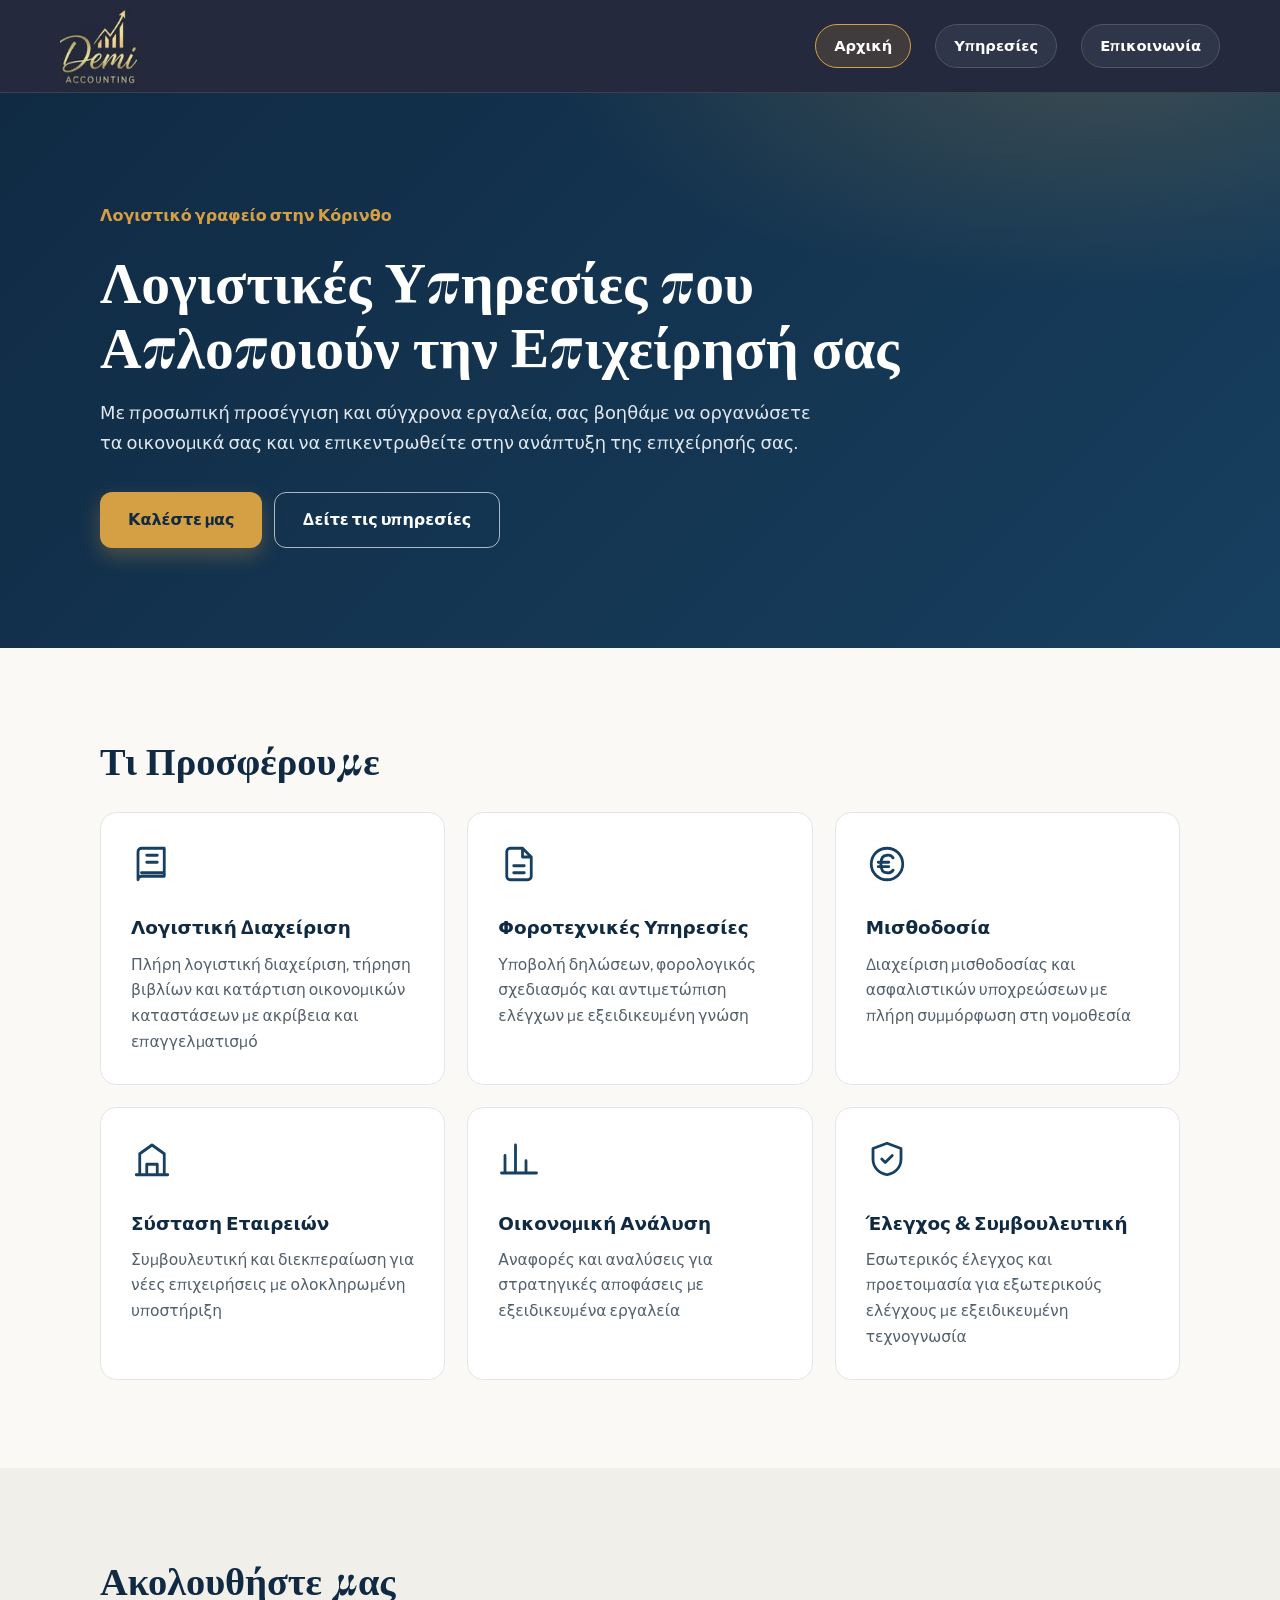
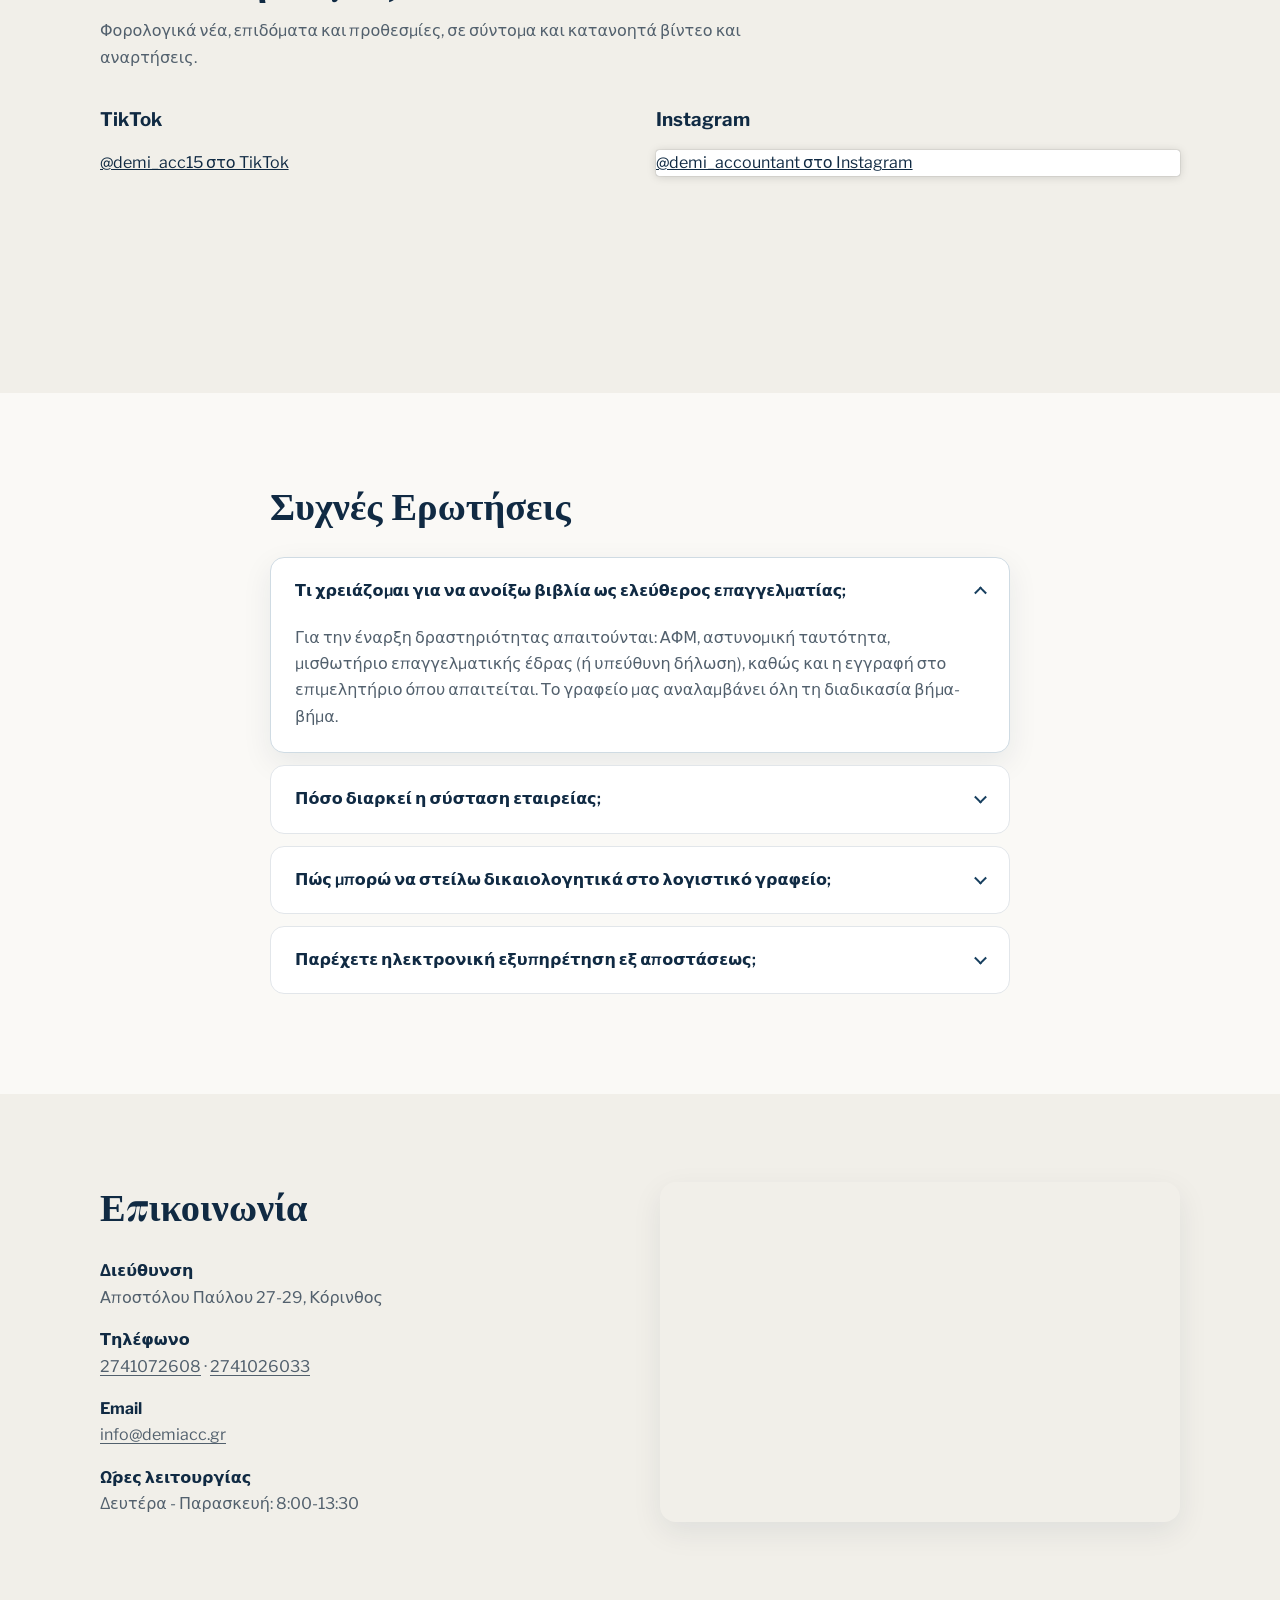
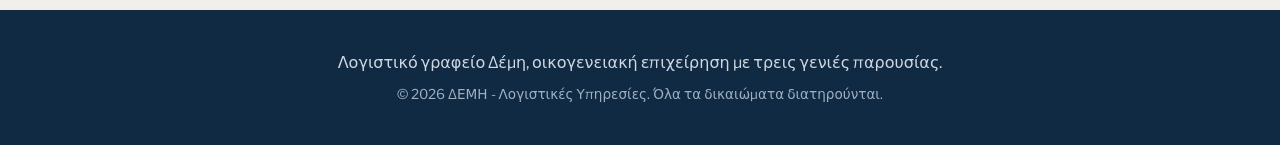
<file: index.html>
<!DOCTYPE html>
<html lang="el">
<head>
  <meta charset="UTF-8">
  <meta name="viewport" content="width=device-width, initial-scale=1.0">
  <title>Λογιστικό Γραφείο στην Κόρινθο | ΔΕΜΗ - Λογιστικές & Φοροτεχνικές Υπηρεσίες</title>
  <meta name="description" content="Λογιστικό γραφείο στην Κόρινθο: λογιστική διαχείριση, φοροτεχνικές υπηρεσίες, μισθοδοσία και σύσταση εταιρειών. Προσωπική εξυπηρέτηση και εξυπηρέτηση εξ αποστάσεως.">
  <meta name="robots" content="index, follow, max-image-preview:large">
  <meta name="theme-color" content="#102a43">
  <meta name="author" content="ΔΕΜΗ - Λογιστικές Υπηρεσίες">
  <link rel="canonical" href="https://demiacc.gr/">
  <link rel="icon" type="image/png" href="demi1.png">
  <link rel="apple-touch-icon" href="demi1.png">

  <!-- Open Graph / Twitter. TODO: replace og-image with a 1200x630 image before launch -->
  <meta property="og:type" content="website">
  <meta property="og:locale" content="el_GR">
  <meta property="og:site_name" content="ΔΕΜΗ - Λογιστικές Υπηρεσίες">
  <meta property="og:title" content="Λογιστικό Γραφείο στην Κόρινθο | ΔΕΜΗ">
  <meta property="og:description" content="Λογιστική διαχείριση, φοροτεχνικά, μισθοδοσία και σύσταση εταιρειών στην Κόρινθο.">
  <meta property="og:url" content="https://demiacc.gr/">
  <meta property="og:image" content="https://demiacc.gr/logo-demi.png">
  <meta property="og:image:alt" content="Λογότυπο ΔΕΜΗ Accounting">
  <meta name="twitter:card" content="summary_large_image">
  <meta name="twitter:title" content="Λογιστικό Γραφείο στην Κόρινθο | ΔΕΜΗ">
  <meta name="twitter:description" content="Λογιστική διαχείριση, φοροτεχνικά, μισθοδοσία και σύσταση εταιρειών στην Κόρινθο.">

  <link rel="preconnect" href="https://fonts.googleapis.com">
  <link rel="preconnect" href="https://fonts.gstatic.com" crossorigin>
  <link href="https://fonts.googleapis.com/css2?family=Libre+Franklin:wght@400;500;600;700&family=Playfair+Display:wght@600;700&display=swap" rel="stylesheet">
  <link rel="stylesheet" href="style.css">

  <!-- Structured data: local business -->
  <script type="application/ld+json">
  {
    "@context": "https://schema.org",
    "@type": "AccountingService",
    "@id": "https://demiacc.gr/#business",
    "name": "ΔΕΜΗ - Λογιστικές Υπηρεσίες",
    "alternateName": "Λογιστικό Γραφείο Δέμη",
    "url": "https://demiacc.gr/",
    "logo": "https://demiacc.gr/logo-demi.png",
    "image": "https://demiacc.gr/logo-demi.png",
    "description": "Λογιστική διαχείριση, φοροτεχνικές υπηρεσίες, μισθοδοσία και σύσταση εταιρειών στην Κόρινθο.",
    "telephone": ["+302741072608", "+302741026033"],
    "email": "info@demiacc.gr",
    "address": {
      "@type": "PostalAddress",
      "streetAddress": "Αποστόλου Παύλου 27-29",
      "addressLocality": "Κόρινθος",
      "addressCountry": "GR"
    },
    "geo": { "@type": "GeoCoordinates", "latitude": 37.940852, "longitude": 22.930120 },
    "openingHoursSpecification": [{
      "@type": "OpeningHoursSpecification",
      "dayOfWeek": ["Monday", "Tuesday", "Wednesday", "Thursday", "Friday"],
      "opens": "08:00",
      "closes": "13:30"
    }],
    "areaServed": ["Κόρινθος", "Κορινθία"],
    "sameAs": [
      "https://www.instagram.com/demi_accountant",
      "https://www.tiktok.com/@demi_acc15"
    ],
    "hasOfferCatalog": {
      "@type": "OfferCatalog",
      "name": "Υπηρεσίες",
      "itemListElement": [
        { "@type": "Offer", "itemOffered": { "@type": "Service", "name": "Λογιστική Διαχείριση" } },
        { "@type": "Offer", "itemOffered": { "@type": "Service", "name": "Φοροτεχνικές Υπηρεσίες" } },
        { "@type": "Offer", "itemOffered": { "@type": "Service", "name": "Μισθοδοσία" } },
        { "@type": "Offer", "itemOffered": { "@type": "Service", "name": "Σύσταση Εταιρειών" } },
        { "@type": "Offer", "itemOffered": { "@type": "Service", "name": "Οικονομική Ανάλυση" } },
        { "@type": "Offer", "itemOffered": { "@type": "Service", "name": "Έλεγχος & Συμβουλευτική" } }
      ]
    }
  }
  </script>

  <!-- Structured data: FAQ -->
  <script type="application/ld+json">
  {
    "@context": "https://schema.org",
    "@type": "FAQPage",
    "mainEntity": [
      { "@type": "Question", "name": "Τι χρειάζομαι για να ανοίξω βιβλία ως ελεύθερος επαγγελματίας;",
        "acceptedAnswer": { "@type": "Answer", "text": "Για την έναρξη δραστηριότητας απαιτούνται: ΑΦΜ, αστυνομική ταυτότητα, μισθωτήριο επαγγελματικής έδρας (ή υπεύθυνη δήλωση), καθώς και η εγγραφή στο επιμελητήριο όπου απαιτείται. Το γραφείο μας αναλαμβάνει όλη τη διαδικασία βήμα-βήμα." } },
      { "@type": "Question", "name": "Πόσο διαρκεί η σύσταση εταιρείας;",
        "acceptedAnswer": { "@type": "Answer", "text": "Συνήθως 5-10 εργάσιμες ημέρες, ανάλογα με την εταιρική μορφή (ΙΚΕ, ΕΠΕ, ΑΕ, ΟΕ, ΕΕ) και τα απαραίτητα δικαιολογητικά. Με πλήρη φάκελο, η διαδικασία ολοκληρώνεται ταχύτατα." } },
      { "@type": "Question", "name": "Πώς μπορώ να στείλω δικαιολογητικά στο λογιστικό γραφείο;",
        "acceptedAnswer": { "@type": "Answer", "text": "Τα παραστατικά μπορείτε να τα στείλετε με email σε μορφή PDF ή φωτογραφίας, μέσω ειδικού cloud φακέλου που σας ανοίγουμε, ή να τα παραδώσετε έντυπα στο γραφείο μας." } },
      { "@type": "Question", "name": "Παρέχετε ηλεκτρονική εξυπηρέτηση εξ αποστάσεως;",
        "acceptedAnswer": { "@type": "Answer", "text": "Ναι. Μπορούμε να εξυπηρετήσουμε εξ αποστάσεως με email, τηλεδιασκέψεις και ασφαλή αποστολή αρχείων. Δεν χρειάζεται πάντα φυσική παρουσία στο γραφείο." } }
    ]
  }
  </script>
</head>
<body>
  <a class="skip-link" href="#main">Μετάβαση στο περιεχόμενο</a>

  <!-- Header: same structure as demiacc.gr (logo + Αρχική / Υπηρεσίες / Επικοινωνία) -->
  <header class="site-header" id="site-header">
    <div class="wrap header-inner">
      <a href="#home" class="brand" aria-label="ΔΕΜΗ - Αρχική">
        <img src="demi1.png" alt="ΔΕΜΗ Accounting" width="150" height="150">
      </a>

      <nav class="nav" id="primary-nav" aria-label="Κύριο μενού">
        <ul class="nav-list">
          <li><a href="#home" data-section="home">Αρχική</a></li>
          <li><a href="#services" data-section="services">Υπηρεσίες</a></li>
          <li><a href="#contact" data-section="contact">Επικοινωνία</a></li>
        </ul>
      </nav>

      <button class="menu-toggle" id="menu-toggle" type="button" aria-expanded="false" aria-controls="primary-nav" aria-label="Άνοιγμα μενού">
        <span class="bars" aria-hidden="true"><span></span><span></span><span></span></span>
      </button>
    </div>
  </header>
  <div class="scrim" id="scrim" hidden></div>

  <main id="main">
    <!-- Hero -->
    <section class="hero" id="home" aria-labelledby="hero-title">
      <div class="wrap hero-inner">
        <p class="hero-kicker">Λογιστικό γραφείο στην Κόρινθο</p>
        <h1 id="hero-title">Λογιστικές Υπηρεσίες που Απλοποιούν την Επιχείρησή σας</h1>
        <p class="hero-copy">Με προσωπική προσέγγιση και σύγχρονα εργαλεία, σας βοηθάμε να οργανώσετε τα οικονομικά σας και να επικεντρωθείτε στην ανάπτυξη της επιχείρησής σας.</p>
        <div class="actions">
          <a class="btn btn-gold" href="tel:+302741072608">Καλέστε μας</a>
          <a class="btn btn-ghost" href="#services">Δείτε τις υπηρεσίες</a>
        </div>
      </div>
    </section>

    <!-- Services (content from demiacc.gr) -->
    <section class="section" id="services" aria-labelledby="services-title">
      <div class="wrap">
        <h2 id="services-title" class="reveal">Τι Προσφέρουμε</h2>
        <div class="cards">
          <article class="card reveal">
            <svg viewBox="0 0 24 24" aria-hidden="true"><path d="M4 19.5V5a2 2 0 0 1 2-2h13v16H6a2 2 0 0 0-2 2zM6 17h13M9 7h6M9 11h6"/></svg>
            <h3>Λογιστική Διαχείριση</h3>
            <p>Πλήρη λογιστική διαχείριση, τήρηση βιβλίων και κατάρτιση οικονομικών καταστάσεων με ακρίβεια και επαγγελματισμό</p>
          </article>
          <article class="card reveal">
            <svg viewBox="0 0 24 24" aria-hidden="true"><path d="M14 3H7a2 2 0 0 0-2 2v14a2 2 0 0 0 2 2h10a2 2 0 0 0 2-2V8zM14 3v5h5M9 13h6M9 17h6"/></svg>
            <h3>Φοροτεχνικές Υπηρεσίες</h3>
            <p>Υποβολή δηλώσεων, φορολογικός σχεδιασμός και αντιμετώπιση ελέγχων με εξειδικευμένη γνώση</p>
          </article>
          <article class="card reveal">
            <svg viewBox="0 0 24 24" aria-hidden="true"><circle cx="12" cy="12" r="9"/><path d="M15.5 8.5A3.5 3.5 0 0 0 12 7c-2 0-3.5 1.5-3.5 5s1.5 5 3.5 5a3.5 3.5 0 0 0 3.5-1.5M7 11h6M7 13.5h6"/></svg>
            <h3>Μισθοδοσία</h3>
            <p>Διαχείριση μισθοδοσίας και ασφαλιστικών υποχρεώσεων με πλήρη συμμόρφωση στη νομοθεσία</p>
          </article>
          <article class="card reveal">
            <svg viewBox="0 0 24 24" aria-hidden="true"><path d="M3 21h18M5 21V9l7-5 7 5v12M9 21v-6h6v6"/></svg>
            <h3>Σύσταση Εταιρειών</h3>
            <p>Συμβουλευτική και διεκπεραίωση για νέες επιχειρήσεις με ολοκληρωμένη υποστήριξη</p>
          </article>
          <article class="card reveal">
            <svg viewBox="0 0 24 24" aria-hidden="true"><path d="M4 20V10M10 20V4M16 20v-7M22 20H2"/></svg>
            <h3>Οικονομική Ανάλυση</h3>
            <p>Αναφορές και αναλύσεις για στρατηγικές αποφάσεις με εξειδικευμένα εργαλεία</p>
          </article>
          <article class="card reveal">
            <svg viewBox="0 0 24 24" aria-hidden="true"><path d="M12 3l8 3v6c0 5-3.5 8-8 9-4.5-1-8-4-8-9V6zM9 12l2 2 4-4"/></svg>
            <h3>Έλεγχος &amp; Συμβουλευτική</h3>
            <p>Εσωτερικός έλεγχος και προετοιμασία για εξωτερικούς ελέγχους με εξειδικευμένη τεχνογνωσία</p>
          </article>
        </div>
      </div>
    </section>

    <!-- Social embeds (scripts load only when this section is near the viewport) -->
    <section class="section alt" id="social" aria-labelledby="social-title">
      <div class="wrap">
        <h2 id="social-title" class="reveal">Ακολουθήστε μας</h2>
        <p class="lead reveal">Φορολογικά νέα, επιδόματα και προθεσμίες, σε σύντομα και κατανοητά βίντεο και αναρτήσεις.</p>
        <div class="embeds" id="embeds">
          <div class="embed-box">
            <h3>TikTok</h3>
            <blockquote class="tiktok-embed" cite="https://www.tiktok.com/@demi_acc15" data-unique-id="demi_acc15" data-embed-type="creator" style="max-width: 780px; min-width: 288px;">
              <section><a target="_blank" rel="noopener" href="https://www.tiktok.com/@demi_acc15?refer=creator_embed">@demi_acc15 στο TikTok</a></section>
            </blockquote>
          </div>
          <div class="embed-box">
            <h3>Instagram</h3>
            <blockquote class="instagram-media" data-instgrm-permalink="https://www.instagram.com/demi_accountant/" data-instgrm-version="14" style="background:#fff; border:0; border-radius:3px; box-shadow:0 0 1px 0 rgba(0,0,0,0.5),0 1px 10px 0 rgba(0,0,0,0.15); margin:0 auto; max-width:540px; min-width:288px; padding:0; width:100%;">
              <a href="https://www.instagram.com/demi_accountant/" target="_blank" rel="noopener">@demi_accountant στο Instagram</a>
            </blockquote>
          </div>
        </div>
      </div>
    </section>

    <!-- FAQ -->
    <section class="section" id="faq" aria-labelledby="faq-title">
      <div class="wrap narrow">
        <h2 id="faq-title" class="reveal">Συχνές Ερωτήσεις</h2>
        <details class="reveal" open>
          <summary>Τι χρειάζομαι για να ανοίξω βιβλία ως ελεύθερος επαγγελματίας;</summary>
          <div class="answer"><p>Για την έναρξη δραστηριότητας απαιτούνται: ΑΦΜ, αστυνομική ταυτότητα, μισθωτήριο επαγγελματικής έδρας (ή υπεύθυνη δήλωση), καθώς και η εγγραφή στο επιμελητήριο όπου απαιτείται. Το γραφείο μας αναλαμβάνει όλη τη διαδικασία βήμα-βήμα.</p></div>
        </details>
        <details class="reveal">
          <summary>Πόσο διαρκεί η σύσταση εταιρείας;</summary>
          <div class="answer"><p>Συνήθως 5-10 εργάσιμες ημέρες, ανάλογα με την εταιρική μορφή (ΙΚΕ, ΕΠΕ, ΑΕ, ΟΕ, ΕΕ) και τα απαραίτητα δικαιολογητικά. Με πλήρη φάκελο, η διαδικασία ολοκληρώνεται ταχύτατα.</p></div>
        </details>
        <details class="reveal">
          <summary>Πώς μπορώ να στείλω δικαιολογητικά στο λογιστικό γραφείο;</summary>
          <div class="answer"><p>Τα παραστατικά μπορείτε να τα στείλετε με email σε μορφή PDF ή φωτογραφίας, μέσω ειδικού cloud φακέλου που σας ανοίγουμε, ή να τα παραδώσετε έντυπα στο γραφείο μας. Προσαρμοζόμαστε στον τρόπο που σας εξυπηρετεί.</p></div>
        </details>
        <details class="reveal">
          <summary>Παρέχετε ηλεκτρονική εξυπηρέτηση εξ αποστάσεως;</summary>
          <div class="answer"><p>Ναι. Μπορούμε να εξυπηρετήσουμε εξ αποστάσεως με email, τηλεδιασκέψεις και ασφαλή αποστολή αρχείων. Δεν χρειάζεται πάντα φυσική παρουσία στο γραφείο.</p></div>
        </details>
      </div>
    </section>

    <!-- Contact -->
    <section class="section alt" id="contact" aria-labelledby="contact-title">
      <div class="wrap contact">
        <div class="reveal">
          <h2 id="contact-title">Επικοινωνία</h2>
          <address>
            <dl>
              <dt>Διεύθυνση</dt><dd>Αποστόλου Παύλου 27-29, Κόρινθος</dd>
              <dt>Τηλέφωνο</dt><dd><a href="tel:+302741072608">2741072608</a> · <a href="tel:+302741026033">2741026033</a></dd>
              <dt>Email</dt><dd><a href="mailto:info@demiacc.gr">info@demiacc.gr</a></dd>
              <dt>Ώρες λειτουργίας</dt><dd>Δευτέρα - Παρασκευή: 8:00-13:30</dd>
            </dl>
          </address>
        </div>
        <iframe class="reveal" title="Χάρτης: Αποστόλου Παύλου 27-29, Κόρινθος" loading="lazy" referrerpolicy="no-referrer-when-downgrade" src="https://www.google.com/maps?q=Αποστόλου+Παύλου+27-29,+Κόρινθος&output=embed"></iframe>
      </div>
    </section>
  </main>

  <footer class="footer">
    <div class="wrap">
      <p>Λογιστικό γραφείο Δέμη, οικογενειακή επιχείρηση με τρεις γενιές παρουσίας.</p>
      <p class="small">&copy; 2026 ΔΕΜΗ - Λογιστικές Υπηρεσίες. Όλα τα δικαιώματα διατηρούνται.</p>
    </div>
  </footer>

  <script src="script.js" defer></script>
</body>
</html>
</file>
<file: style.css>
:root {
  --navy: #102a43;
  --navy-2: #173f5f;
  --gold: #d59f43;
  --gold-dark: #c28e39;
  --paper: #faf9f6;
  --paper-2: #f1efe9;
  --ink: #102a43;
  --muted: #52606d;
  --line: #e2e6ea;
  --header-h: 92px;
  --ease: cubic-bezier(.22, 1, .36, 1);
  --shadow: 0 10px 30px rgba(16, 42, 67, .08);
}

*, *::before, *::after { box-sizing: border-box; }
* { margin: 0; padding: 0; }
html { scroll-behavior: smooth; scroll-padding-top: calc(var(--header-h) + 12px); -webkit-text-size-adjust: 100%; }
body { font-family: "Libre Franklin", system-ui, -apple-system, "Segoe UI", sans-serif; color: var(--ink); background: var(--paper); line-height: 1.65; text-rendering: optimizeLegibility; -webkit-font-smoothing: antialiased; }
body.menu-open { overflow: hidden; }
img { max-width: 100%; height: auto; display: block; }
a { color: inherit; }
button { font: inherit; color: inherit; background: none; border: 0; cursor: pointer; }
:focus-visible { outline: 3px solid var(--gold); outline-offset: 3px; border-radius: 4px; }

.wrap { width: 100%; max-width: 1120px; margin: 0 auto; padding: 0 20px; }
.narrow { max-width: 780px; }

.skip-link { position: absolute; left: 12px; top: -60px; z-index: 100; background: var(--gold); color: var(--navy); padding: 10px 16px; border-radius: 8px; font-weight: 700; transition: top .2s var(--ease); }
.skip-link:focus { top: 12px; }

/* ---------- Header / menu (matches demiacc.gr: dark bar, logo left, pill links) ---------- */
.site-header { position: sticky; top: 0; z-index: 50; background: #24293d; color: #fff; border-bottom: 1px solid #374151; transition: box-shadow .3s var(--ease); }
.site-header.is-scrolled { box-shadow: 0 6px 24px rgba(0, 0, 0, .28); }
.header-inner { max-width: 1200px; height: var(--header-h); display: flex; align-items: center; justify-content: space-between; gap: 24px; }

.brand { display: inline-flex; align-items: center; height: var(--header-h); overflow: hidden; text-decoration: none; }
.brand img { width: auto; height: 124px; margin-left: -16px; flex: none; transition: transform .35s var(--ease); }
.brand:hover img { transform: scale(1.03); }

.nav { display: flex; align-items: center; }
.nav-list { display: flex; align-items: center; gap: 24px; list-style: none; }
.nav-list a { display: block; padding: 9px 18px; text-decoration: none; font-weight: 600; font-size: .92rem; color: #fff; border: 1px solid #4b5563; border-radius: 999px; background: rgba(75, 85, 99, .3); transition: background-color .3s var(--ease), border-color .3s var(--ease), transform .3s var(--ease); }
.nav-list a:hover { background: rgba(59, 130, 246, .22); border-color: #3b82f6; transform: translateY(-1px); }
.nav-list a.is-active { border-color: var(--gold); background: rgba(213, 159, 67, .16); }

.menu-toggle { display: none; width: 46px; height: 46px; border-radius: 12px; align-items: center; justify-content: center; border: 1px solid #4b5563; background: rgba(75, 85, 99, .3); transition: background-color .2s; }
.menu-toggle:hover { background: rgba(75, 85, 99, .5); }
.bars { position: relative; width: 22px; height: 16px; display: block; }
.bars span { position: absolute; left: 0; width: 100%; height: 2px; background: #fff; border-radius: 2px; transition: transform .35s var(--ease), opacity .2s, top .35s var(--ease); }
.bars span:nth-child(1) { top: 0; }
.bars span:nth-child(2) { top: 7px; }
.bars span:nth-child(3) { top: 14px; }
.menu-toggle[aria-expanded="true"] .bars span:nth-child(1) { top: 7px; transform: rotate(45deg); }
.menu-toggle[aria-expanded="true"] .bars span:nth-child(2) { opacity: 0; }
.menu-toggle[aria-expanded="true"] .bars span:nth-child(3) { top: 7px; transform: rotate(-45deg); }

.scrim { position: fixed; inset: var(--header-h) 0 0 0; background: rgba(8, 20, 33, .45); z-index: 40; opacity: 0; transition: opacity .3s var(--ease); }
.scrim.is-visible { opacity: 1; }

/* ---------- Hero ---------- */
.hero { position: relative; overflow: hidden; color: #fff; padding: 110px 0 100px; background: radial-gradient(900px 420px at 85% -10%, rgba(213, 159, 67, .22), transparent 60%), linear-gradient(135deg, var(--navy) 0%, var(--navy-2) 100%); }
.hero-kicker { color: var(--gold); font-weight: 600; font-size: 1rem; margin-bottom: 18px; }
.hero h1 { font-family: "Playfair Display", Georgia, serif; font-size: clamp(2.1rem, 5.2vw, 3.6rem); line-height: 1.12; max-width: 17em; text-wrap: balance; }
.hero-copy { margin-top: 22px; max-width: 40em; font-size: 1.12rem; color: #e1e8ef; }
.actions { margin-top: 34px; display: flex; flex-wrap: wrap; gap: 12px; }
.hero-inner > * { animation: rise .8s var(--ease) both; }
.hero-inner > :nth-child(2) { animation-delay: .08s; }
.hero-inner > :nth-child(3) { animation-delay: .16s; }
.hero-inner > :nth-child(4) { animation-delay: .24s; }

.btn { display: inline-flex; align-items: center; justify-content: center; padding: 14px 28px; border-radius: 12px; font-weight: 700; text-decoration: none; transition: transform .25s var(--ease), background-color .25s var(--ease), box-shadow .25s var(--ease); }
.btn:hover { transform: translateY(-2px); }
.btn-gold { background: var(--gold); color: var(--navy); box-shadow: 0 8px 20px rgba(213, 159, 67, .3); }
.btn-gold:hover { background: var(--gold-dark); }
.btn-ghost { border: 1px solid rgba(255, 255, 255, .65); color: #fff; }
.btn-ghost:hover { background: rgba(255, 255, 255, .1); }

/* ---------- Sections ---------- */
.section { padding: 88px 0; }
.section.alt { background: var(--paper-2); }
h2 { font-family: "Playfair Display", Georgia, serif; font-size: clamp(1.7rem, 3.2vw, 2.4rem); line-height: 1.2; margin-bottom: 30px; }
.lead { color: var(--muted); max-width: 60ch; margin: -14px 0 34px; }

.cards { display: grid; gap: 22px; grid-template-columns: repeat(auto-fit, minmax(290px, 1fr)); }
.card { background: #fff; border: 1px solid var(--line); border-radius: 16px; padding: 30px; transition: transform .45s var(--ease), box-shadow .45s var(--ease), border-color .45s var(--ease); }
.card:hover { transform: translateY(-6px); box-shadow: 0 22px 40px rgba(16, 42, 67, .12); border-color: #cfdbe3; }
.card svg { width: 42px; height: 42px; fill: none; stroke: var(--navy-2); stroke-width: 1.6; stroke-linecap: round; stroke-linejoin: round; margin-bottom: 20px; transition: transform .45s var(--ease), stroke .3s; }
.card:hover svg { transform: scale(1.08) rotate(-3deg); stroke: var(--gold-dark); }
.card h3 { font-size: 1.15rem; margin-bottom: 8px; }
.card p { color: var(--muted); font-size: .97rem; }

.embeds { display: grid; gap: 32px; grid-template-columns: repeat(auto-fit, minmax(min(100%, 320px), 1fr)); align-items: start; }
.embed-box { min-width: 0; min-height: 200px; }
.embed-box h3 { margin-bottom: 14px; }
.embed-box iframe { max-width: 100%; }

details { background: #fff; border: 1px solid var(--line); border-radius: 14px; margin-bottom: 12px; transition: box-shadow .3s var(--ease), border-color .3s var(--ease); }
details[open] { box-shadow: var(--shadow); border-color: #cfdbe3; }
summary { cursor: pointer; font-weight: 600; padding: 20px 56px 20px 24px; list-style: none; position: relative; }
summary::-webkit-details-marker { display: none; }
summary::after { content: ""; position: absolute; right: 24px; top: 50%; width: 9px; height: 9px; border-right: 2px solid var(--navy-2); border-bottom: 2px solid var(--navy-2); transform: translateY(-70%) rotate(45deg); transition: transform .35s var(--ease); }
details[open] summary::after { transform: translateY(-30%) rotate(-135deg); }
.answer { padding: 0 24px 22px; color: var(--muted); }
details[open] .answer { animation: fade .45s var(--ease); }

.contact { display: grid; gap: 40px; grid-template-columns: 1fr 1fr; align-items: start; }
address { font-style: normal; }
dt { font-weight: 700; margin-top: 16px; }
dd { color: var(--muted); }
dd a { text-underline-offset: 3px; }
.contact iframe { width: 100%; height: 340px; border: 0; border-radius: 16px; box-shadow: var(--shadow); }

.footer { background: var(--navy); color: #cfd8e1; padding: 40px 0; text-align: center; }
.footer .small { font-size: .85rem; margin-top: 6px; color: #9fb0c1; }

/* ---------- Motion ---------- */
@keyframes rise { from { opacity: 0; transform: translateY(18px); } to { opacity: 1; transform: none; } }
@keyframes fade { from { opacity: 0; transform: translateY(-4px); } to { opacity: 1; transform: none; } }

.js .reveal { opacity: 0; transform: translateY(16px); transition: opacity .7s var(--ease), transform .7s var(--ease); transition-delay: var(--d, 0s); }
.js .reveal.is-in { opacity: 1; transform: none; }

/* ---------- Mobile: centered logo, light panel with stacked button cards ---------- */
@media (max-width: 860px) {
  :root { --header-h: 80px; }
  .header-inner { justify-content: center; position: relative; }
  .brand img { height: 104px; margin-left: 0; }
  .menu-toggle { display: inline-flex; position: absolute; right: 20px; top: 50%; translate: 0 -50%; }
  .nav { position: fixed; top: var(--header-h); left: 0; right: 0; z-index: 45; display: block; padding: 22px 20px 30px; background: #f8fafc; box-shadow: 0 24px 40px rgba(0, 0, 0, .25); visibility: hidden; opacity: 0; transform: translateY(-12px); transition: opacity .3s var(--ease), transform .35s var(--ease), visibility 0s linear .35s; }
  .nav.is-open { visibility: visible; opacity: 1; transform: none; transition-delay: 0s; }
  .nav-list { flex-direction: column; align-items: center; gap: 18px; }
  .nav-list a { min-width: 190px; text-align: center; padding: 18px 28px; font-size: 1rem; font-weight: 700; color: #1e40af; border: 0; border-radius: 16px; background: linear-gradient(135deg, #eef2ff 0%, #e0e7ff 100%); box-shadow: 0 8px 20px rgba(30, 64, 175, .12); }
  .nav-list a:hover { background: linear-gradient(135deg, #e0e7ff 0%, #c7d2fe 100%); transform: none; }
  .nav-list a.is-active { color: #1e3a8a; box-shadow: 0 0 0 2px var(--gold), 0 8px 20px rgba(30, 64, 175, .12); }

  .contact { grid-template-columns: 1fr; }
  .section { padding: 60px 0; }
  .hero { padding: 72px 0 68px; }
  .contact iframe { height: 280px; }
}

@media (hover: none) { .card:hover { transform: none; box-shadow: none; } }

@media (prefers-reduced-motion: reduce) {
  html { scroll-behavior: auto; }
  *, *::before, *::after { animation-duration: .01ms !important; animation-delay: 0s !important; transition-duration: .01ms !important; transition-delay: 0s !important; }
  .js .reveal { opacity: 1; transform: none; }
}
</file>
